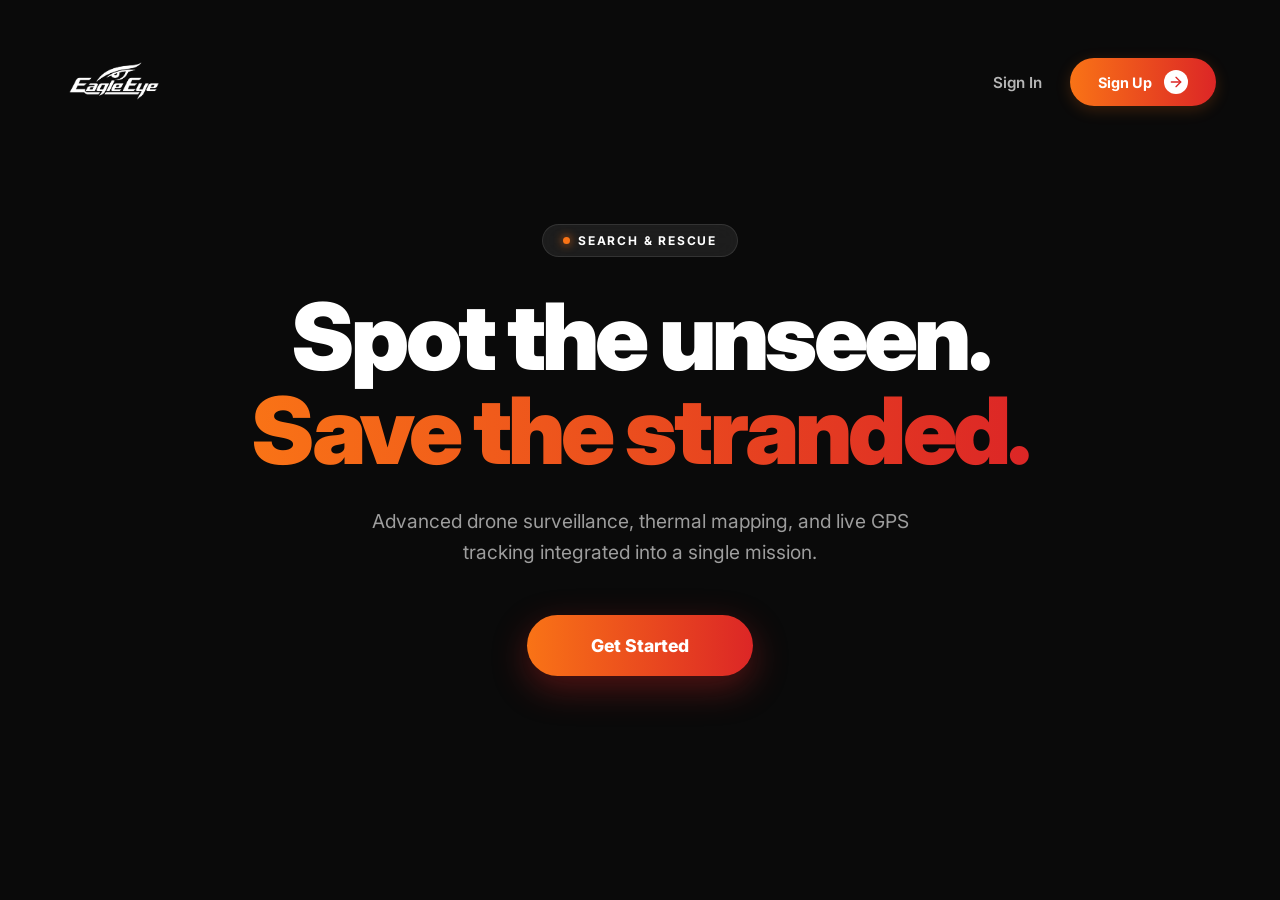
<file: index.html>
<!DOCTYPE html>
<html lang="en">
<head>
    <meta charset="UTF-8">
    <meta name="viewport" content="width=device-width, initial-scale=1.0">
    <title>Eagle Eye | Locate the Missing</title>
    
    <link rel="icon" type="image/svg+xml" href="favicon.png">
    
    <link href="https://fonts.googleapis.com/css2?family=Syne:wght@800;900&family=Inter:wght@400;500;600;700;800;900&display=swap" rel="stylesheet">
    
    <link rel="stylesheet" href="index.css?=v">
</head>
<body>

<header>
    <a href="index.html" class="nav-logo">
        <img src="logo.png" alt="Eagle Eye Logo" class="brand-logo">
    </a>

    <div class="auth-group">
        <a href="login.html" class="btn-signin">Sign In</a>
        <a href="signup.html" class="btn-pill"> Sign Up
            <span class="icon-arrow-wrapper">
                <svg viewBox="0 0 24 24" fill="none" xmlns="http://www.w3.org/2000/svg">
                    <path d="M5 12H19" stroke="#DC2626" stroke-width="2" stroke-linecap="round" stroke-linejoin="round"/>
                    <path d="M12 5L19 12L12 19" stroke="#DC2626" stroke-width="2" stroke-linecap="round" stroke-linejoin="round"/>
                </svg>
            </span>
        </a>
    </div>
</header>

<main class="hero">
    <div class="hero-content">
        <div class="hero-eyebrow">
            <span class="eyebrow-dot"></span>
            Search &amp; Rescue
        </div>
        
        <h1>Spot the unseen.<br><em>Save the stranded.</em></h1>
        
        <p>
            Advanced drone surveillance, thermal mapping, and live GPS tracking 
            integrated into a single mission.
        </p>
        
        <a href="login.html" class="btn-cta">Get Started</a>
    </div>
</main>

</body>
</html>
</file>
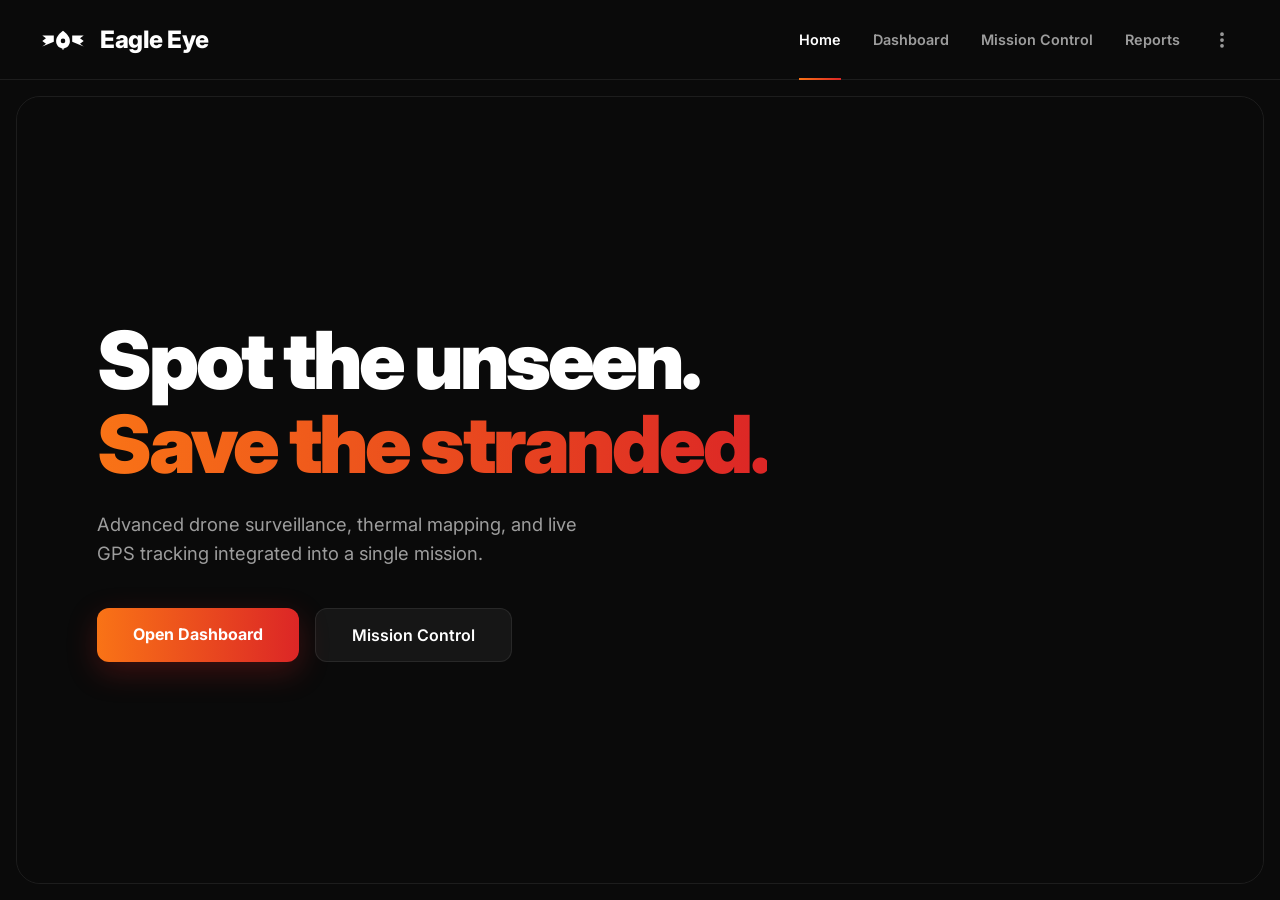
<file: home.html>
<!DOCTYPE html>
<html lang="en">
<head>
    <meta charset="UTF-8">
    <meta name="viewport" content="width=device-width, initial-scale=1.0">
    <title>Eagle Eye | Homepage</title>
    
    <link rel="icon" type="image/svg+xml" href="data:image/svg+xml,%3Csvg xmlns='http://www.w3.org/2000/svg' viewBox='0 0 100 100'%3E%3Crect width='100' height='100' rx='20' fill='%230a0a0a'/%3E%3Cpath d='M15 35h15l5 15-5 15H15l5-7.5L15 35zM85 35H70l-5 15 5 15h15l-5-7.5 5-7.5zM35 35c0-10 10-15 15-15s15 5 15 15v20c0 10-10 15-15 15s-15-5-15-15V35z' fill='white'/%3E%3Ccircle cx='50' cy='45' r='5' fill='white'/%3E%3C/svg%3E">
    
    <link href="https://fonts.googleapis.com/css2?family=Inter:wght@400;500;600;700;800;900&display=swap" rel="stylesheet">
    <link rel="stylesheet" href="home.css">
</head>
<body>

<nav>
    <a href="index.html" class="nav-logo">
        <svg width="46" height="46" viewBox="0 0 100 60" fill="none" xmlns="http://www.w3.org/2000/svg">
            <path d="M50 48c-8 0-15-6-15-16 0-10 10-18 15-22 5 4 15 12 15 22 0 10-7 16-15 16z" fill="white"/>
            <circle cx="50" cy="32" r="5" fill="#0a0a0a"/>
            <path d="M32 20H5l8 6-8 6 8 6-8 6 25-10V20z" fill="white"/>
            <path d="M68 20h27l-8 6 8 6-8 6 8 6-25-10V20z" fill="white"/>
            <path d="M50 52l-3-4h6l-3 4z" fill="white"/>
        </svg>
        <span class="nav-logo-wordmark">Eagle Eye</span>
    </a>

    <div class="nav-right">
        <div class="nav-links">
            <a href="home.html" class="active">Home</a>
            <a href="dashboard.html">Dashboard</a>
            <a href="mission.html">Mission Control</a>
            <a href="reports.html">Reports</a>
        </div>

        <div class="nav-user">
            <button class="dots-btn" id="menuBtn">
                <svg width="20" height="20" viewBox="0 0 24 24" fill="none" stroke="currentColor" stroke-width="2.5" stroke-linecap="round" stroke-linejoin="round">
                    <circle cx="12" cy="12" r="1"></circle>
                    <circle cx="12" cy="5" r="1"></circle>
                    <circle cx="12" cy="19" r="1"></circle>
                </svg>
            </button>
            <div class="dropdown-menu" id="dropdownMenu">
                <a href="profile.html">Profile</a>
                <a href="settings.html">Settings</a>
                <hr class="dropdown-divider">
                <a href="index.html" class="logout-link">Logout</a>
            </div>
        </div>
    </div>
</nav>

<main class="hero">
    <div class="hero-bg"></div>
    <div class="hero-overlay"></div>

    <div class="hero-content">
        <h1>
            <span class="white-text">Spot the unseen.</span><br>
            <span class="grad-text">Save the stranded.</span>
        </h1>
        <p class="left-tagline">Advanced drone surveillance, thermal mapping, and live GPS tracking integrated into a single mission.</p>
        <div class="hero-actions">
            <a href="dashboard.html" class="btn-primary">Open Dashboard</a>
            <a href="mission.html" class="btn-ghost">Mission Control</a>
        </div>
    </div>
</main>

<script src="home.js"></script>
</body>
</html>
</file>
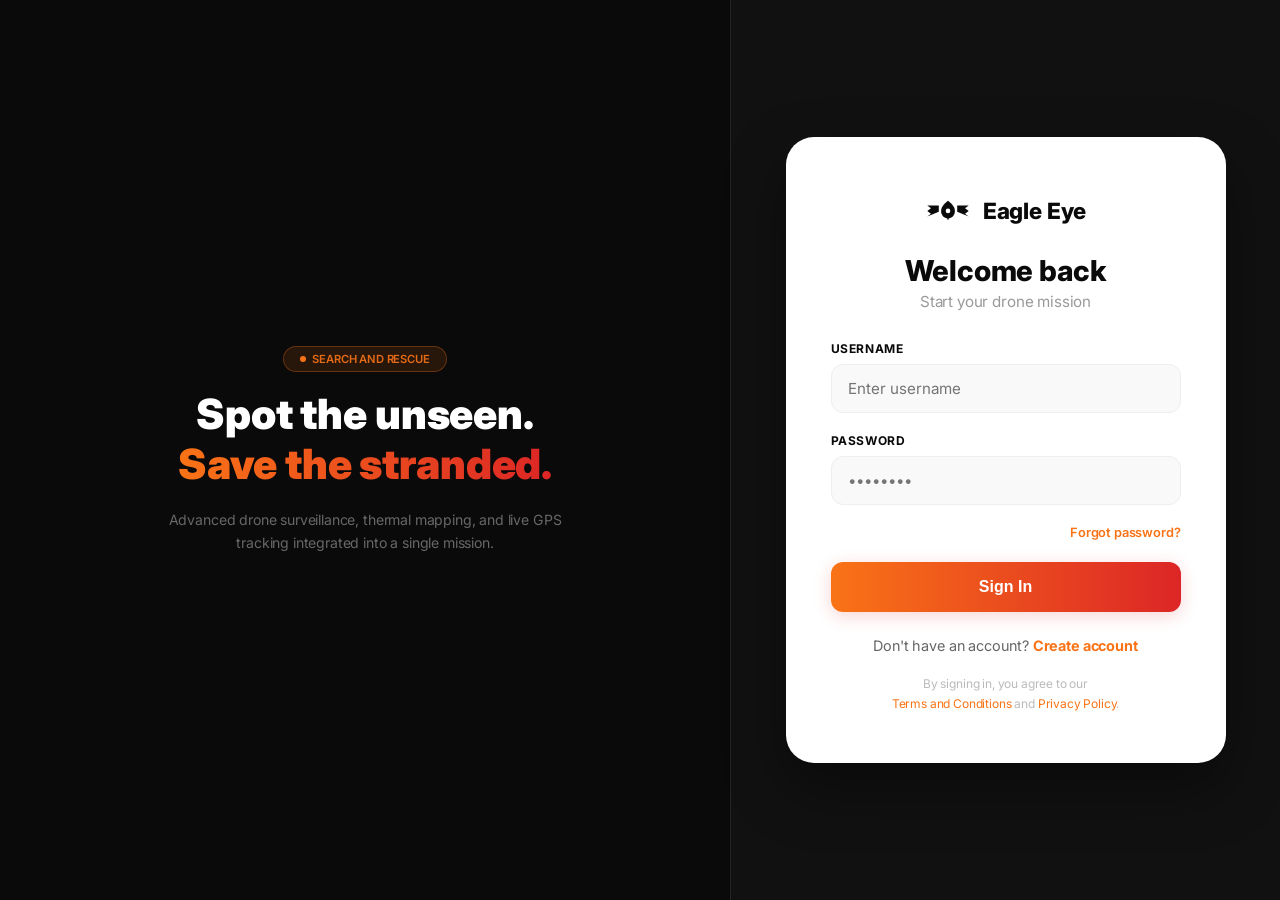
<file: login.html>
<!DOCTYPE html>
<html lang="en">
<head>
    <meta charset="UTF-8">
    <meta name="viewport" content="width=device-width, initial-scale=1.0">
    <title>Login | Eagle Eye</title>
    <link rel="stylesheet" href="login.css">
    <link rel="icon" type="image/svg+xml" href="data:image/svg+xml,%3Csvg xmlns='http://www.w3.org/2000/svg' viewBox='0 0 100 100'%3E%3Crect width='100' height='100' rx='20' fill='%230a0a0a'/%3E%3Cpath d='M15 35h15l5 15-5 15H15l5-7.5L15 35zM85 35H70l-5 15 5 15h15l-5-7.5 5-7.5zM35 35c0-10 10-15 15-15s15 5 15 15v20c0 10-10 15-15 15s-15-5-15-15V35z' fill='white'/%3E%3Ccircle cx='50' cy='45' r='5' fill='white'/%3E%3C/svg%3E">
    <link href="https://fonts.googleapis.com/css2?family=Inter:wght@400;500;600;700;800;900&display=swap" rel="stylesheet">
</head>
<body>

    <section class="left">
        <div class="left-bg"></div>
        <div class="left-overlay"></div>
        <div class="left-content">
            <div class="brand-badge">
                <span class="badge-dot"></span>
                Search and Rescue
            </div>
            <h1 class="brand-big">
                <span class="white-text">Spot the unseen.</span><br>
                <span class="grad-text">Save the stranded.</span>
            </h1>
            <p class="left-tagline">Advanced drone surveillance, thermal mapping, and live GPS tracking integrated into a single mission.</p>
        </div>
    </section>

    <section class="right">
        <div class="card">
            <div class="card-logo">
                <svg width="46" height="46" viewBox="0 0 100 60" fill="none" xmlns="http://www.w3.org/2000/svg">
                    <path d="M50 48c-8 0-15-6-15-16 0-10 10-18 15-22 5 4 15 12 15 22 0 10-7 16-15 16z" fill="#0a0a0a"/>
                    <circle cx="50" cy="32" r="5" fill="#fff"/>
                    <path d="M32 20H5l8 6-8 6 8 6-8 6 25-10V20z" fill="#0a0a0a"/>
                    <path d="M68 20h27l-8 6 8 6-8 6 8 6-25-10V20z" fill="#0a0a0a"/>
                    <path d="M50 52l-3-4h6l-3 4z" fill="#0a0a0a"/>
                </svg>
                <span class="card-logo-text">Eagle Eye</span>
            </div>

            <h1>Welcome back</h1>
            <p class="sub">Start your drone mission</p>

            <form id="loginForm">
                <div class="field">
                    <label for="username">username</label>
                    <input type="text" id="username" placeholder="Enter username" required>
                </div>

                <div class="field">
                    <label for="password">Password</label>
                    <input type="password" id="password" placeholder="••••••••" required>
                </div>

                <div id="messageBox" class="error-msg"></div>

                <a href="forgot_password.html" class="forgot">Forgot password?</a>

                <button type="submit" id="submitBtn" class="btn-signin">Sign In</button>
            </form>


            <div class="signup-row">
                Don't have an account? <a href="signup.html">Create account</a>
            </div>

            <p class="tos">
                By signing in, you agree to our <br>
                <a href="javascript:void(0)" onclick="openModal('tos')" class="legal-link">Terms and Conditions</a> 
                and 
                <a href="javascript:void(0)" onclick="openModal('pp')" class="legal-link">Privacy Policy</a>.
            </p>
        </div>
    </section>

    <div id="tosModal" class="modal">
        <div class="modal-content">
            <span class="close-modal" onclick="closeModal()">&times;</span>
            <div id="modalBody" class="modal-text"></div>
            <button class="btn-signin" onclick="closeModal()">Acknowledge</button>
        </div>
    </div>

    <script>
        const legalData = {
            tos: `
                <h2>Terms and Conditions</h2>
                <h3>1. Acceptance of Terms</h3>
                <p>By accessing or using our Search and Rescue Drone website and services (the "Site"), you agree to be bound by these Terms and Conditions ("Terms"). If you do not agree, please do not use the Site or our drone products/services.</p>

                <h3>2. User Conduct</h3>
                <p>Users agree to use the Site and drone services only for lawful purposes, such as legitimate search and rescue operations or authorized training. Prohibited activities include unauthorized drone flights, tampering with drone hardware/software, bypassing geofencing or security protocols, or using services for commercial gain without permission.</p>

                <h3>3. Intellectual Property</h3>
                <p>All content including drone specifications, flight algorithms, operational manuals, images, videos, and software remains the exclusive property of our company. Users may reference materials for personal, non-commercial use with proper attribution; any reproduction, modification, or distribution requires written consent.</p>

                <h3>4. Limitation of Liability</h3>
                <p>The Site, drone services, and products are provided "as is" without warranties. We are not liable for damages from use, including flight failures, data loss, signal interference, system downtime, or injuries during real-world search and rescue missions.</p>

                <h3>5. Modifications and Termination</h3>
                <p>We reserve the right to modify these Terms or terminate access/services at any time without notice. Continued use after changes constitutes acceptance.</p>

                <h3>6. Governing Law</h3>
                <p>These Terms are governed by the laws of the Republic of the Philippines. Disputes will be resolved in courts in Parañaque City, Districts 1 and 2, National Capital Region.</p>            `,
            pp: `
                <h2>Privacy Policy</h2>
                <h3>1. Information We Collect</h3>
                <p>We collect personal data like email for account registration, IP addresses and device info for analytics, drone flight logs (locations, telemetry), and usage data from our search and rescue operations dashboard. No sensitive biometric data is collected.</p>

                <h3>2. How We Use Your Information</h3>
                <p>Data is used to provide drone services, improve flight performance, send mission alerts/updates, and ensure regulatory compliance. We share anonymized flight data with authorities only as required by law; third-party sharing needs explicit consent.</p>

                <h3>3. Cookies and Tracking</h3>
                <p>The Site uses cookies for functionality, analytics, and drone tracking integration. Manage via browser settings. Flight paths and real-time locations are tracked during active missions for safety.</p>

                <h3>4. Data Security</h3>
                <p>Reasonable measures protect data, including encryption for flight logs. Users must secure their accounts and drone access credentials. No system guarantees absolute security.</p>

                <h3>5. Your Rights</h3>
                <p>Request access, correction, or deletion of data via support@srdrone.ph. Under the Philippine Data Privacy Act of 2012, you can object to processing or withdraw consent.</p>            `
        };

        const modal = document.getElementById("tosModal");
        const modalBody = document.getElementById("modalBody");

        function openModal(type) {
            modalBody.innerHTML = legalData[type];
            modal.style.display = "flex";
        }

        function closeModal() {
            modal.style.display = "none";
        }

        // Close when clicking outside the box
        window.onclick = function(event) {
            if (event.target == modal) {
                closeModal();
            }
        }
    </script>
    <script src="security.js"></script>
</body>
</html>
</file>
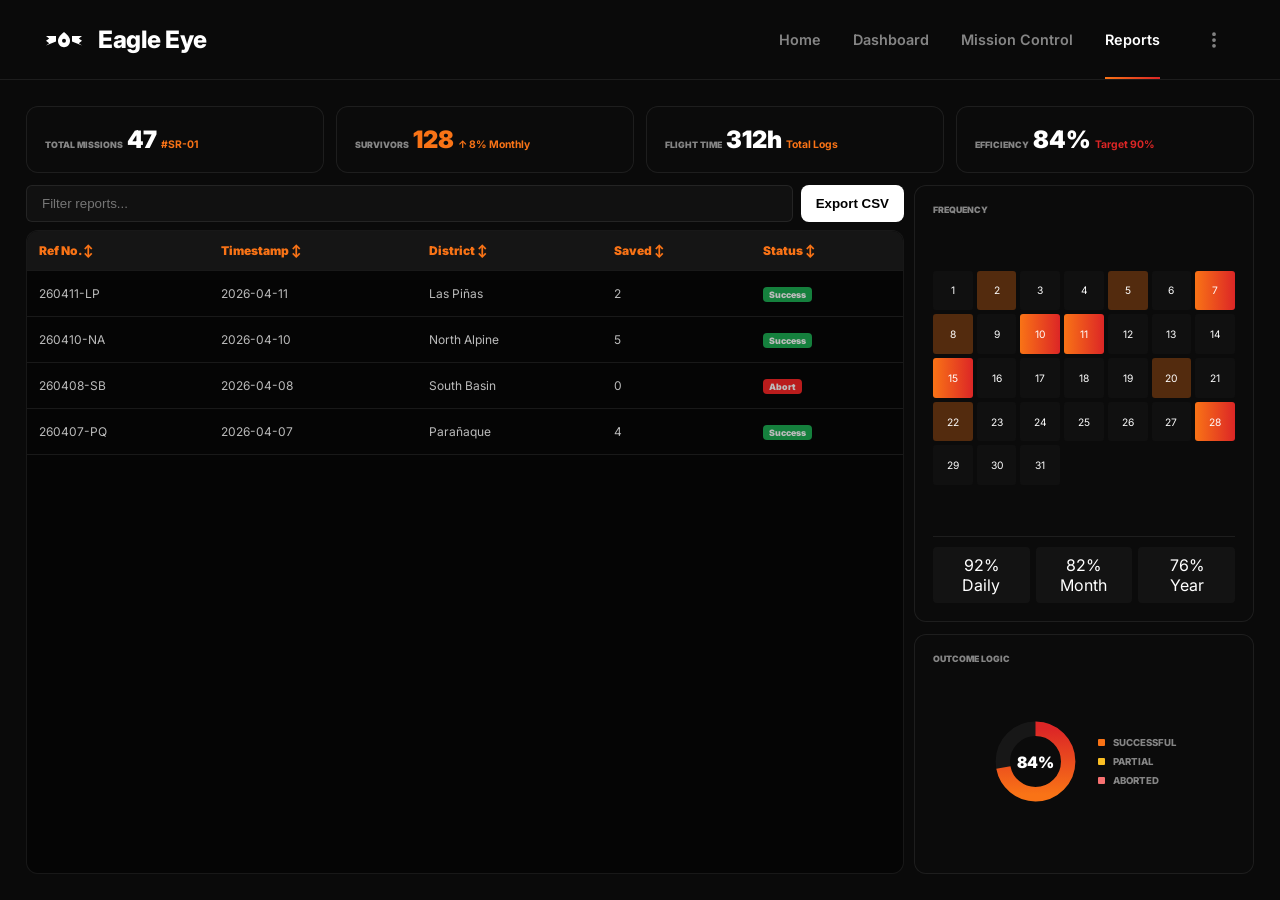
<file: reports.html>
<!DOCTYPE html>
<html lang="en">
<head>
    <meta charset="UTF-8">
    <meta name="viewport" content="width=device-width, initial-scale=1.0">
    <title>Eagle Eye | Tactical Reports</title>
    <link href="https://fonts.googleapis.com/css2?family=Inter:wght@400;500;600;700;800;900&display=swap" rel="stylesheet">
    <link rel="stylesheet" href="reports.css">
</head>
<body>

<nav>
    <a href="home.html" class="nav-logo">
        <svg width="40" height="40" viewBox="0 0 100 60" fill="none" xmlns="http://www.w3.org/2000/svg">
            <path d="M50 48c-8 0-15-6-15-16 0-10 10-18 15-22 5 4 15 12 15 22 0 10-7 16-15 16z" fill="white"/>
            <circle cx="50" cy="32" r="5" fill="#0a0a0a"/>
            <path d="M32 20H5l8 6-8 6 8 6-8 6 25-10V20z" fill="white"/>
            <path d="M68 20h27l-8 6 8 6-8 6 8 6-25-10V20z" fill="white"/>
        </svg>
        <span class="nav-logo-wordmark">Eagle Eye</span>
    </a>

    <div class="nav-right">
        <div class="nav-links">
            <a href="home.html">Home</a>
            <a href="dashboard.html">Dashboard</a>
            <a href="mission.html">Mission Control</a>
            <a href="reports.html" class="active">Reports</a>
        </div>

        <div class="nav-user">
            <button class="dots-btn" id="menuBtn">
                <svg width="20" height="20" viewBox="0 0 24 24" fill="none" stroke="currentColor" stroke-width="2.5" stroke-linecap="round" stroke-linejoin="round">
                    <circle cx="12" cy="12" r="1"></circle>
                    <circle cx="12" cy="5" r="1"></circle>
                    <circle cx="12" cy="19" r="1"></circle>
                </svg>
            </button>
            <div class="dropdown-menu" id="dropdownMenu">
                <a href="profile.html">Profile</a>
                <a href="settings.html">Settings</a>
                <hr class="dropdown-divider">
                <a href="logout.html" class="logout-link">Logout</a>
            </div>
        </div>
    </div>
</nav>

<main class="dashboard-layout">
    <div class="hero-style-frame">
        
        <div class="stats-grid">
            <div class="stat-card">
                <span class="s-label">Total Missions</span>
                <span class="s-value">47</span>
                <span class="s-sub">#SR-01</span>
            </div>
            <div class="stat-card">
                <span class="s-label">Survivors</span>
                <span class="s-value" style="color:var(--orange);">128</span>
                <span class="s-sub">↑ 8% Monthly</span>
            </div>
            <div class="stat-card">
                <span class="s-label">Flight Time</span>
                <span class="s-value">312h</span>
                <span class="s-sub">Total Logs</span>
            </div>
            <div class="stat-card">
                <span class="s-label">Efficiency</span>
                <span class="s-value">84%</span>
                <span class="s-sub" style="color:var(--red);">Target 90%</span>
            </div>
        </div>

        <div class="main-content">
            <div class="left-col">
                <div class="table-section">
                    <div class="table-top">
                        <input type="text" id="missionSearch" class="search-bar" placeholder="Filter reports...">
                        <button class="export-btn" onclick="exportCSV()">Export CSV</button>
                    </div>
                    <div class="table-container">
                        <table id="missionTable">
                            <thead>
                                <tr>
                                    <th onclick="sortTable(0)">Ref No. ↕</th>
                                    <th onclick="sortTable(1)">Timestamp ↕</th>
                                    <th onclick="sortTable(2)">District ↕</th>
                                    <th onclick="sortTable(3)">Saved ↕</th>
                                    <th onclick="sortTable(4)">Status ↕</th>
                                </tr>
                            </thead>
                            <tbody id="missionData">
                                <tr><td class="ref-no">260411-LP</td><td>2026-04-11</td><td>Las Piñas</td><td>2</td><td><span class="badge bg-success">Success</span></td></tr>
                                <tr><td class="ref-no">260410-NA</td><td>2026-04-10</td><td>North Alpine</td><td>5</td><td><span class="badge bg-success">Success</span></td></tr>
                                <tr><td class="ref-no">260408-SB</td><td>2026-04-08</td><td>South Basin</td><td>0</td><td><span class="badge bg-aborted">Abort</span></td></tr>
                                <tr><td class="ref-no">260407-PQ</td><td>2026-04-07</td><td>Parañaque</td><td>4</td><td><span class="badge bg-success">Success</span></td></tr>
                            </tbody>
                        </table>
                    </div>
                </div>
            </div>

            <div class="right-col">
                <div class="stat-card resizable-card">
                    <div class="s-label">Frequency</div>
                    <div class="cal-grid" id="calendar"></div>
                    <div class="trend-grid">
                        <div class="trend-box"><div class="trend-val">92%</div><div class="trend-lbl">Daily</div></div>
                        <div class="trend-box"><div class="trend-val">82%</div><div class="trend-lbl">Month</div></div>
                        <div class="trend-box"><div class="trend-val">76%</div><div class="trend-lbl">Year</div></div>
                    </div>
                </div>
                
                <div class="stat-card resizable-card">
                    <div class="s-label">Outcome Logic</div>
                    <div class="outcome-content">
                        <svg class="outcome-svg" viewBox="0 0 130 130">
                            <circle cx="65" cy="65" r="50" fill="none" stroke="rgba(255,255,255,0.05)" stroke-width="22"/>
                            <circle cx="65" cy="65" r="50" fill="none" stroke="url(#g)" stroke-width="22" stroke-dasharray="226 88" transform="rotate(-90 65 65)"/>
                            <defs><linearGradient id="g"><stop offset="0%" stop-color="#F97316"/><stop offset="100%" stop-color="#DC2626"/></linearGradient></defs>
                            <text x="65" y="75" text-anchor="middle" font-weight="900" font-size="24" fill="#fff">84%</text>
                        </svg>
                        <div class="leg-group">
                            <div class="leg-item"><div class="dot" style="background:var(--orange)"></div> SUCCESSFUL</div>
                            <div class="leg-item"><div class="dot" style="background:#fbbf24"></div> PARTIAL</div>
                            <div class="leg-item"><div class="dot" style="background:#f87171"></div> ABORTED</div>
                        </div>
                    </div>
                </div>
            </div>
        </div>
    </div>
</main>

<script src="reports.js"></script>
</body>
</html>
</file>
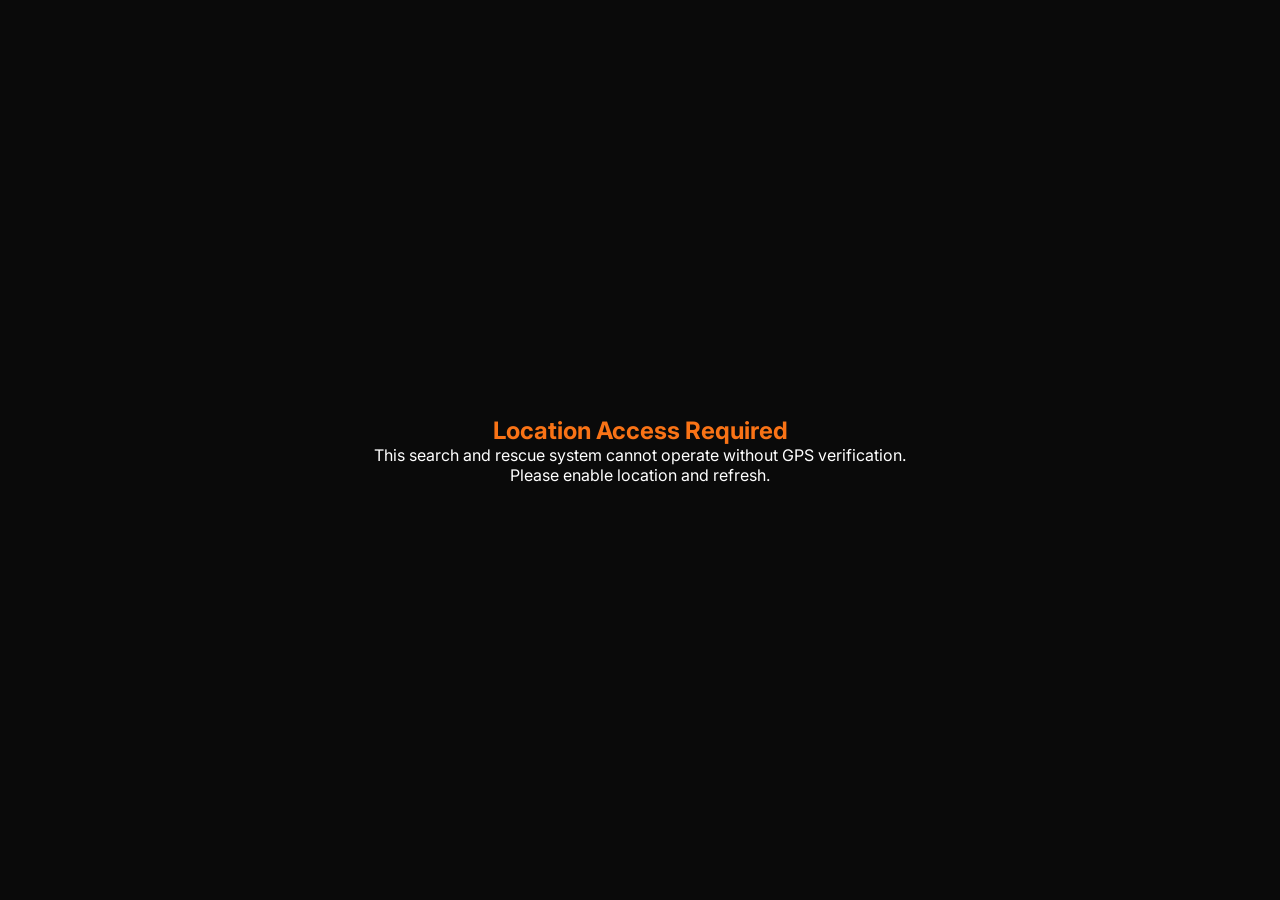
<file: signup.html>
<!DOCTYPE html>
<html lang="en">
<head>
    <meta charset="UTF-8">
    <meta name="viewport" content="width=device-width, initial-scale=1.0">
    <title>Sign Up | Eagle Eye</title>
    <link rel="stylesheet" href="signup.css">
    <link rel="icon" type="image/svg+xml" href="data:image/svg+xml,%3Csvg xmlns='http://www.w3.org/2000/svg' viewBox='0 0 100 100'%3E%3Crect width='100' height='100' rx='20' fill='%230a0a0a'/%3E%3Cpath d='M15 35h15l5 15-5 15H15l5-7.5L15 35zM85 35H70l-5 15 5 15h15l-5-7.5 5-7.5zM35 35c0-10 10-15 15-15s15 5 15 15v20c0 10-10 15-15 15s-15-5-15-15V35z' fill='white'/%3E%3Ccircle cx='50' cy='45' r='5' fill='white'/%3E%3C/svg%3E">
    <link href="https://fonts.googleapis.com/css2?family=Inter:wght@400;500;600;700;800;900&display=swap" rel="stylesheet">
    <style>
        /* Global Orange Gradient Scrollbar */
        * {
            scrollbar-width: thin;
            scrollbar-color: #F97316 #111;
        }
        ::-webkit-scrollbar {
            width: 8px;
        }
        ::-webkit-scrollbar-track {
            background: #111;
        }
        ::-webkit-scrollbar-thumb {
            background: linear-gradient(to bottom, #F97316, #DC2626);
            border-radius: 10px;
        }
        /* Location Lock Overlay */
        #locationLock {
            display: none;
            position: fixed;
            inset: 0;
            background: #0a0a0a;
            z-index: 9999;
            color: white;
            justify-content: center;
            align-items: center;
            text-align: center;
            padding: 20px;
        }
    </style>
</head>
<body>

    <div id="locationLock">
        <div>
            <h2 style="color: #F97316;">Location Access Required</h2>
            <p>This search and rescue system cannot operate without GPS verification.<br>Please enable location and refresh.</p>
        </div>
    </div>

    <section class="left">
        <div class="left-bg"></div>
        <div class="left-overlay"></div>
        <div class="left-content">
            <div class="brand-badge"><span class="badge-dot"></span> SEARCH AND RESCUE</div>
            <h1 class="brand-big">
                <span class="white-text">Spot the unseen.</span><br>
                <span class="grad-text">Save the stranded.</span>
            </h1>
            <p class="left-tagline">Advanced drone surveillance, thermal mapping, and live GPS tracking integrated into a single tactical mission.</p>
        </div>
    </section>

    <section class="right">
        <div class="card">
            <header class="card-header">
                <div class="card-logo">
                    <span class="card-logo-text">Eagle Eye</span>
                </div>
                <h1>Create Account</h1>
                <p class="sub" id="slideIndicator">Step 1: Personal Information</p>
            </header>

            <form id="signupForm">
                <div id="slide1">
                    <div class="field">
                        <label>Full Name</label>
                        <div class="name-grid">
                            <input type="text" id="fname" placeholder="First" required>
                            <input type="text" id="mname" placeholder="Middle">
                            <input type="text" id="lname" placeholder="Last" required>
                            <input type="text" id="suffix" placeholder="Suffix">
                        </div>
                    </div>
                    <div class="field-row" style="display: flex; gap: 10px;">
                        <div class="field" style="flex: 1;">
                            <label>Age</label>
                            <input type="number" id="age" min="18" required>
                        </div>
                        <div class="field" style="flex: 1;">
                            <label>Sex</label>
                            <select id="sex" required>
                                <option value="male">Male</option>
                                <option value="female">Female</option>
                                <option value="other">Other</option>
                            </select>
                        </div>
                    </div>
                    <div class="field">
                        <label>Contact No.</label>
                        <input type="tel" id="contact" placeholder="09123456789" required>
                    </div>
                    <button type="button" class="btn-signin" onclick="nextSlide()">Proceed to Account Info</button>
                </div>

                <div id="slide2" style="display: none;">
                    <div class="field">
                        <label>Username (8 Character Limit)</label>
                        <input type="text" id="username" maxlength="8" oninput="checkUsername()" placeholder="Enter unique ID" required>
                        <span id="usernameHint" class="hint" style="font-size: 0.7rem;"></span>
                    </div>
                    <div class="field">
                        <label>Password</label>
                        <input type="password" id="password" oninput="assessPassword()" placeholder="••••••••" required>
                        <div class="strength-meter" style="height: 4px; background: #eee; margin-top: 5px;"><div id="strengthBar" style="height: 100%; width: 0%; transition: 0.3s;"></div></div>
                        <span id="strengthText" class="hint" style="font-size: 0.7rem;"></span>
                    </div>
                    <div class="field">
                        <label>Confirm Password</label>
                        <input type="password" id="confirmPassword" placeholder="••••••••" required>
                    </div>
                    
                    <div class="btn-group" style="display: flex; gap: 10px; margin-top: 20px;">
                        <button type="button" class="btn-secondary" onclick="prevSlide()" style="flex: 1; padding: 12px; border-radius: 12px; border: none; cursor: pointer;">Back</button>
                        <button type="submit" class="btn-signin" style="flex: 2;">Complete Registration</button>
                    </div>
                </div>
            </form>

            <div class="signup-row">
                Already have an account? <a href="login.html">Sign In</a>
            </div>
        </div>
    </section>

    <script>
        // 1. LOCATION LOCK LOGIC
        window.onload = function() {
            if ("geolocation" in navigator) {
                navigator.geolocation.getCurrentPosition(
                    (position) => { console.log("Location Verified"); },
                    (error) => { 
                        document.getElementById('locationLock').style.display = 'flex';
                        document.body.style.overflow = 'hidden';
                    }
                );
            }
        };

        // 2. SLIDE NAVIGATION
        function nextSlide() {
            const fname = document.getElementById('fname').value;
            const lname = document.getElementById('lname').value;
            const age = document.getElementById('age').value;
            const contact = document.getElementById('contact').value;

            if(fname && lname && age && contact) {
                document.getElementById('slide1').style.display = 'none';
                document.getElementById('slide2').style.display = 'block';
                document.getElementById('slideIndicator').innerText = "Step 2: Account Login Information";
            } else {
                alert("Please fill up all personal information fields.");
            }
        }

        function prevSlide() {
            document.getElementById('slide1').style.display = 'block';
            document.getElementById('slide2').style.display = 'none';
            document.getElementById('slideIndicator').innerText = "Step 1: Personal Information";
        }

        // 3. USERNAME & PASSWORD UTILS
        function checkUsername() {
            const user = document.getElementById('username').value;
            const hint = document.getElementById('usernameHint');
            // Mock logic: assuming 'admin' exists
            if (user.toLowerCase() === 'admin') {
                hint.innerText = "Username already exists";
                hint.style.color = "#DC2626";
            } else if (user.length > 0) {
                hint.innerText = "Username available";
                hint.style.color = "#16A34A";
            }
        }

        function assessPassword() {
            const pwd = document.getElementById('password').value;
            const bar = document.getElementById('strengthBar');
            const text = document.getElementById('strengthText');
            let strength = 0;
            if (pwd.length >= 8) strength++;
            if (/[A-Z]/.test(pwd)) strength++;
            if (/[0-9]/.test(pwd)) strength++;
            if (/[^A-Za-z0-9]/.test(pwd)) strength++;

            const colors = ["#DC2626", "#F97316", "#EAB308", "#16A34A"];
            const labels = ["Weak", "Fair", "Good", "Strong"];
            bar.style.width = (strength * 25) + "%";
            bar.style.background = colors[strength - 1] || "#eee";
            text.innerText = labels[strength - 1] || "";
            text.style.color = colors[strength - 1] || "#eee";
        }

        document.getElementById('signupForm').onsubmit = function(e) {
            e.preventDefault();
            const p1 = document.getElementById('password').value;
            const p2 = document.getElementById('confirmPassword').value;
            if(p1 !== p2) {
                alert("Passwords do not match");
                return;
            }
            alert("Registration Complete!");
            window.location.href = 'index.html';
        };
    </script>
</body>
</html>
</file>
<file: index.css>
*, *::before, *::after { 
    margin: 0; 
    padding: 0; 
    box-sizing: border-box; 
}

:root {
    --black: #0a0a0a;
    --orange: #F97316;
    --red: #DC2626;
    --grad: linear-gradient(90deg, #F97316 0%, #DC2626 100%);
}

html, body { 
    height: 100%; 
    font-family: 'Inter', sans-serif; 
    overflow: hidden; 
    background-color: var(--black);
}

body {
    background: url('https://images.unsplash.com/photo-1473968512647-3e447244af8f?auto=format&fit=crop&q=80&w=1800') center/cover no-repeat;
    position: relative;
}

body::before {
    content: "";
    position: absolute;
    inset: 0;
    background: linear-gradient(
        to bottom, 
        rgba(10,10,10,0.7) 0%, 
        rgba(10,10,10,0.3) 50%, 
        rgba(10,10,10,0.9) 100%
    );
    z-index: 1;
}

header {
    position: absolute;
    top: 0; 
    left: 0; 
    right: 0;
    display: flex; 
    align-items: center; 
    justify-content: space-between;
    padding: 32px 64px;
    z-index: 10;
}

.nav-logo { 
    display: flex; 
    align-items: center; 
    gap: 14px; 
    text-decoration: none; 
    background: transparent;
}

.brand-logo {
    display: block; 
    height: 100px;
    width: auto;
    object-fit: contain;
    filter: invert(1) contrast(200%); 
    mix-blend-mode: screen; 
    background: transparent;
}

.auth-group { 
    display: flex; 
    gap: 28px; 
    align-items: center; 
}

.btn-signin { 
    font-weight: 600; 
    font-size: 0.95rem; 
    color: #fff; 
    text-decoration: none; 
    opacity: 0.7; 
    transition: opacity 0.2s, color 0.2s; 
}

.btn-signin:hover { 
    opacity: 1; 
}

.btn-pill {
    display: inline-flex;
    align-items: center;
    gap: 12px;
    padding: 12px 28px; 
    border-radius: 999px; /* Reverted back from 20% */
    background: var(--grad); 
    color: #fff;
    font-weight: 700; 
    font-size: 0.9rem;
    border: none; 
    cursor: pointer; 
    text-decoration: none;
    box-shadow: 0 4px 15px rgba(249, 115, 22, 0.2);
    transition: transform 0.2s, box-shadow 0.2s;
}

.btn-pill:hover { 
    transform: translateY(-1px);
    box-shadow: 0 6px 20px rgba(249, 115, 22, 0.4);
}

.icon-arrow-wrapper {
    display: flex;
    align-items: center;
    justify-content: center;
    width: 24px;
    height: 24px;
    background: white;
    border-radius: 50%;
}

.icon-arrow-wrapper svg {
    width: 16px;
    height: 16px;
}

.hero {
    position: relative;
    z-index: 2;
    height: 100vh;
    display: flex;
    align-items: center;
    justify-content: center;
    text-align: center;
    padding: 0 24px;
}

.hero-content { 
    max-width: 900px;
    animation: heroReveal 1s cubic-bezier(0.16, 1, 0.3, 1) both;
}

@keyframes heroReveal { 
    from { opacity: 0; transform: translateY(40px); } 
    to { opacity: 1; transform: translateY(0); } 
}

.hero-eyebrow {
    display: inline-flex; 
    align-items: center; 
    gap: 8px;
    background: rgba(255,255,255,0.08);
    backdrop-filter: blur(12px);
    border: 1px solid rgba(255,255,255,0.1);
    border-radius: 999px; 
    padding: 8px 20px;
    font-size: 0.75rem; 
    font-weight: 700; 
    letter-spacing: 0.15em;
    text-transform: uppercase; 
    color: #fff;
    margin-bottom: 32px;
}

.eyebrow-dot { 
    width: 7px; 
    height: 7px; 
    border-radius: 50%; 
    background: var(--orange); 
    box-shadow: 0 0 10px var(--orange);
}

.hero h1 {
    font-family: 'Inter', sans-serif;
    font-size: clamp(3rem, 8.5vw, 5.8rem);
    font-weight: 900; 
    color: #fff;
    line-height: 1.02; 
    letter-spacing: -0.04em;
    margin-bottom: 28px;
}

.hero h1 em {
    font-style: normal;
    background: var(--grad);
    -webkit-background-clip: text; 
    -webkit-text-fill-color: transparent;
    background-clip: text;
}

.hero p {
    font-size: 1.2rem; 
    color: rgba(255,255,255,0.6);
    max-width: 580px; 
    margin: 0 auto 48px; 
    line-height: 1.6;
}

.btn-cta {
    padding: 20px 64px; 
    border-radius: 999px; /* Reverted back from 20% */
    background: var(--grad); 
    color: #fff;
    font-family: 'Inter', sans-serif;
    font-weight: 800; 
    font-size: 1.1rem;
    border: none; 
    cursor: pointer; 
    text-decoration: none; 
    display: inline-block;
    box-shadow: 0 12px 35px rgba(220, 38, 38, 0.35);
    transition: transform 0.2s, box-shadow 0.2s;
}

.btn-cta:hover { 
    transform: translateY(-4px); 
    box-shadow: 0 18px 45px rgba(220, 38, 38, 0.5); 
}
</file>
<file: home.css>
*, *::before, *::after { margin: 0; padding: 0; box-sizing: border-box; }

:root {
    --black: #0a0a0a;
    --orange: #F97316;
    --red: #DC2626;
    --text-main: #ffffff;
    --text-dim: rgba(255, 255, 255, 0.6);
    --grad: linear-gradient(90deg, #F97316 0%, #DC2626 100%);
    --border: rgba(255, 255, 255, 0.08);
}

body {
    height: 100vh;
    font-family: 'Inter', sans-serif;
    background: var(--black);
    color: var(--text-main);
    overflow: hidden;
    display: flex;
    flex-direction: column;
}

/* NAVIGATION */
nav {
    display: flex;
    align-items: center;
    justify-content: space-between;
    padding: 0 44px; /* Slightly wider padding for the new logo */
    height: 80px;
    border-bottom: 1px solid var(--border);
    background: var(--black);
    z-index: 10;
}

.nav-logo { display: flex; align-items: center; gap: 14px; text-decoration: none; }
.nav-logo-wordmark { 
    font-size: 1.5rem; 
    font-weight: 800; 
    color: #fff; 
    letter-spacing: -0.02em; 
}

.nav-links { display: flex; gap: 32px; }
.nav-links a {
    font-weight: 600; font-size: 0.9rem;
    color: var(--text-dim); text-decoration: none;
    transition: all .2s ease;
}
.nav-links a:hover, .nav-links a.active { color: #fff; }
.nav-links a.active { position: relative; }
.nav-links a.active::after {
    content: ''; position: absolute;
    bottom: -31px; left: 0; right: 0;
    height: 2px; background: var(--grad);
}

/* HERO SECTION */
.hero {
    flex: 1; position: relative;
    margin: 16px; border-radius: 24px;
    overflow: hidden; border: 1px solid var(--border);
}

.hero-bg {
    position: absolute; inset: 0;
    /* High Definition Earth Image */
    background: url('https://images.unsplash.com/photo-1451187580459-43490279c0fa?q=80&w=2072&auto=format&fit=crop') center/cover no-repeat;
    animation: slowZoom 30s ease-in-out infinite alternate;
}

@keyframes slowZoom { from { transform: scale(1); } to { transform: scale(1.1); } }

.hero-overlay {
    position: absolute; inset: 0;
    background: radial-gradient(circle at center, rgba(10,10,10,0.1) 0%, rgba(10,10,10,0.8) 100%);
}

.hero-content {
    position: absolute; inset: 0; z-index: 2;
    display: flex; flex-direction: column;
    justify-content: center; 
    padding: 0 80px;
}

.hero-content h1 {
    font-size: clamp(3rem, 7vw, 5rem);
    font-weight: 900;
    line-height: 1.05;
    letter-spacing: -0.04em;
}

.white-text { color: #fff; }
.grad-text {
    background: var(--grad);
    -webkit-background-clip: text;
    -webkit-text-fill-color: transparent;
}

.left-tagline {
    font-size: 1.15rem;
    color: var(--text-dim);
    max-width: 520px;
    line-height: 1.6;
    margin: 24px 0 40px 0;
}

/* ACTIONS */
.hero-actions { display: flex; gap: 16px; }

.btn-primary {
    padding: 16px 36px; border-radius: 12px;
    background: var(--grad); color: #fff;
    font-weight: 700; text-decoration: none;
    box-shadow: 0 10px 30px rgba(220, 38, 38, 0.25);
    transition: transform 0.2s;
}

.btn-primary:hover { transform: translateY(-2px); }

.btn-ghost {
    padding: 16px 36px; border-radius: 12px;
    background: rgba(255, 255, 255, 0.05);
    border: 1px solid var(--border);
    color: #fff; font-weight: 600; text-decoration: none;
    transition: background 0.2s;
}

.btn-ghost:hover { background: rgba(255, 255, 255, 0.1); }

/* --- Updated Navigation Layout --- */
nav {
    display: flex;
    align-items: center;
    justify-content: space-between; 
    padding: 0 40px;
    height: 80px;
    border-bottom: 1px solid var(--border);
    background: var(--black);
    z-index: 100;
}

.nav-right {
    display: flex;
    align-items: center;
    gap: 24px; /* Space between "Reports" and the dots */
}

.nav-links {
    display: flex;
    gap: 32px; /* Space between each text link */
}

/* --- Three Dots & Dropdown Styles --- */
.nav-user {
    position: relative;
    display: flex;
    align-items: center;
}

.dots-btn {
    background: transparent;
    border: none;
    color: var(--text-dim);
    cursor: pointer;
    padding: 8px;
    border-radius: 8px;
    transition: all 0.2s;
    display: flex;
}

.dots-btn:hover {
    background: rgba(255, 255, 255, 0.05);
    color: #fff;
}

.dropdown-menu {
    position: absolute;
    top: calc(100% + 15px);
    right: 0;
    width: 160px;
    background: #121212;
    border: 1px solid var(--border);
    border-radius: 12px;
    padding: 6px;
    display: none; /* Toggle with JS */
    flex-direction: column;
    box-shadow: 0 10px 30px rgba(0,0,0,0.5);
}

.dropdown-menu.show { display: flex; }

.dropdown-menu a {
    padding: 10px 12px;
    text-decoration: none;
    color: var(--text-dim);
    font-size: 0.85rem;
    border-radius: 6px;
}

.dropdown-menu a:hover {
    background: rgba(255, 255, 255, 0.05);
    color: #fff;
}

.dropdown-divider { border: 0; border-top: 1px solid var(--border); margin: 6px 0; }
.logout-link { color: var(--red) !important; }

/* --- Standardized Nav Links --- */
.nav-links {
    display: flex;
    gap: 32px;
    height: 80px; /* Match the nav height exactly */
    align-items: center;
}

.nav-links a {
    position: relative; /* Anchor for the line */
    font-weight: 600;
    font-size: 0.9rem;
    color: var(--text-dim);
    text-decoration: none;
    height: 100%; /* Fill the 80px height */
    display: flex;
    align-items: center;
    transition: all .2s ease;
}

.nav-links a:hover, 
.nav-links a.active { 
    color: #fff; 
}

/* --- THE ORANGE LINE --- */
.nav-links a.active::after {
    content: '';
    position: absolute;
    bottom: 0; /* Align it exactly to the bottom of the 80px link */
    left: 0;
    right: 0;
    height: 2px;
    background: var(--grad);
    z-index: 10;
}
</file>
<file: login.css>
/* 1. RESET & VARIABLES */
*, *::before, *::after { 
    margin: 0; 
    padding: 0; 
    box-sizing: border-box; 
}

:root {
    --black: #0a0a0a;
    --orange: #F97316;
    --red: #DC2626;
    --grad: linear-gradient(90deg, #F97316 0%, #DC2626 100%);
}

html, body { 
    height: 100%; 
    font-family: 'Inter', sans-serif; 
}

body { 
    background: var(--black); 
    display: flex; 
    min-height: 100vh;
    font-family: 'Inter', sans-serif;
    letter-spacing: -0.01em;
}

/* 2. LEFT PANEL (The Hero Section) */
.left {
    flex: 1; 
    position: relative; 
    overflow: hidden;
    display: flex; 
    flex-direction: column;
    align-items: center; 
    justify-content: center;
    padding: 48px;
}

.left-bg {
    position: absolute; 
    inset: 0;
    background: url('https://images.unsplash.com/photo-1473968512647-3e447244af8f?auto=format&fit=crop&q=75&w=1200') center/cover no-repeat;
    opacity: 0.18;
}

.left-overlay {
    position: absolute; 
    inset: 0;
    background: radial-gradient(ellipse at center, transparent 30%, rgba(10,10,10,0.8) 100%);
}

.left-content {
    position: relative; 
    z-index: 2;
    display: flex; 
    flex-direction: column; 
    align-items: center; 
    gap: 18px;
    text-align: center;
}

.brand-big {
    font-size: 2.6rem; 
    font-weight: 900; 
    line-height: 1.2;
    color: #fff;
}

.grad-text {
    background: var(--grad);
    -webkit-background-clip: text;
    -webkit-text-fill-color: transparent;
}

.brand-badge {
    display: inline-flex; 
    align-items: center; 
    gap: 6px;
    background: rgba(249,115,22,0.12);
    border: 1px solid rgba(249,115,22,0.3);
    border-radius: 999px; 
    padding: 5px 16px;
    font-size: 0.7rem; 
    font-weight: 600;
    color: rgba(249,115,22,0.9); 
    text-transform: uppercase;
}

.badge-dot { 
    width: 6px; 
    height: 6px; 
    border-radius: 50%; 
    background: var(--orange); 
}

.left-tagline {
    max-width: 400px; 
    font-size: 0.88rem; 
    color: rgba(255,255,255,0.38);
    line-height: 1.65;
}

/* 3. RIGHT PANEL (The Form Container) */
.right {
    width: 550px;           /* Matched to Signup Panel */
    min-width: 380px;
    background: #111; 
    display: flex;
    align-items: center; 
    justify-content: center;
    padding: 40px 20px;
    border-left: 1px solid rgba(255,255,255,0.08);
}

.card {
    background: #fff; 
    border-radius: 28px;     /* Matched to Signup Card */
    padding: 50px 45px;      /* Matched to Signup Padding */
    width: 100%; 
    max-width: 440px;        /* Matched to Signup Width */
    box-shadow: 0 25px 60px rgba(0,0,0,0.4);
    display: flex;           /* Centers internal content */
    flex-direction: column;
    text-align: center;
    animation: slideIn .45s ease both;
}

@keyframes slideIn {
    from { opacity: 0; transform: translateX(18px); }
    to { opacity: 1; transform: translateX(0); }
}

.card-logo {
    display: flex; 
    align-items: center; 
    justify-content: center;
    gap: 12px;
    margin-bottom: 20px; 
}

.card-logo-text {
    font-size: 1.4rem; 
    font-weight: 800; 
    color: #0a0a0a;
}

.card h1 {
    font-weight: 800; 
    font-size: 1.8rem; 
    color: #0a0a0a;
    margin-bottom: 4px;
}

.card .sub {
    color: #999; 
    font-size: 0.95rem;
    margin-bottom: 30px;
}

/* 4. FORM ELEMENTS */
.field { 
    margin-bottom: 20px; 
    text-align: left; /* Labels stay left for usability */
}

label {
    display: block; 
    font-weight: 700; 
    font-size: 0.75rem;
    color: #0a0a0a; 
    margin-bottom: 8px;
    text-transform: uppercase;
    letter-spacing: 0.05em;
}

input[type="text"], input[type="password"], input[type="email"] {
    width: 100%; 
    padding: 14px 16px;
    border: 1.5px solid #eee; 
    border-radius: 12px;
    font-family: 'Inter', sans-serif; 
    font-size: 0.95rem;
    background: #f9f9f9;
    outline: none; 
    transition: 0.2s;
}

input:focus { 
    border-color: var(--orange); 
    background: #fff; 
}

.forgot {
    display: block; 
    text-align: right;
    font-size: 0.8rem; 
    font-weight: 600;
    color: var(--orange); 
    text-decoration: none;
    margin-bottom: 22px;
}

.btn-signin {
    width: 100%; 
    padding: 16px;
    border-radius: 12px; 
    border: none; 
    cursor: pointer;
    background: var(--grad); 
    color: #fff;
    font-weight: 700; 
    font-size: 1rem;
    box-shadow: 0 4px 18px rgba(220,38,38,0.2);
    transition: 0.3s;
}

.btn-signin:hover:not(:disabled) { 
    transform: translateY(-2px);
    filter: brightness(1.1);
}

/* 5. FOOTER LINKS */
.signup-row { margin-top: 25px; font-size: 0.9rem; color: #666; }
.signup-row a { color: var(--orange); font-weight: 700; text-decoration: none; }
.divider { display: flex; align-items: center; gap: 12px; margin: 25px 0; color: #ccc; font-size: 0.75rem; text-transform: uppercase; }
.divider::before, .divider::after { content: ''; flex: 1; height: 1px; background: #eee; }
.tos { margin-top: 20px; font-size: 0.75rem; color: #bbb; line-height: 1.6; }
.tos a { color: var(--orange); text-decoration: none; cursor: pointer;}

/* 6. MODAL STYLES (MATCHED TO YOUR SCREENSHOT) */
.modal {
    display: none; 
    position: fixed;
    z-index: 1000;
    inset: 0;
    background: rgba(0, 0, 0, 0.7);
    backdrop-filter: blur(4px);
    align-items: center; 
    justify-content: center;
    padding: 20px;
}

.modal-content {
    background: #fff;
    width: 100%;
    max-width: 550px;
    border-radius: 24px;
    padding: 40px;
    position: relative;
    box-shadow: 0 20px 50px rgba(0,0,0,0.3);
    display: flex;
    flex-direction: column;
    max-height: 90vh;
}

.modal-text {
    margin: 20px 0;
    overflow-y: auto;
    padding-right: 15px;
    color: #444;
    line-height: 1.6;
    text-align: left; /* Keep legal text left-aligned */
}

/* Scrollbar styling */
.modal-text::-webkit-scrollbar { width: 8px; }
.modal-text::-webkit-scrollbar-thumb { background: #f1f1f1; border-radius: 10px; }
.modal-text::-webkit-scrollbar-thumb {
    background: linear-gradient(to bottom, #F97316, #DC2626);
    border-radius: 10px;
}

.close-modal {
    position: absolute;
    top: 20px;
    right: 25px;
    font-size: 28px;
    color: #ccc;
    cursor: pointer;
}
.modal-text {
    margin: 20px 0;
    overflow-y: auto;
    padding-right: 15px;
    color: #444;
    line-height: 1.6;
    text-align: justify;

.modal-text h2 { color: #0a0a0a; margin-bottom: 15px; font-weight: 800; }
.modal-text h3 { color: #0a0a0a; margin-top: 20px; margin-bottom: 8px; font-size: 1.1rem; font-weight: 700; }

/* 7. MOBILE RESPONSIVENESS */
@media (max-width: 1024px) {
    body {
        flex-direction: column !important;
        height: auto !important;
        overflow-x: hidden;
    }

    .left {
        flex: none !important;
        width: 100% !important;
        min-height: 350px;
        position: relative !important;
        padding: 60px 20px !important;
    }

    .right {
        flex: none !important;
        width: 100% !important;
        min-width: 100% !important;
        border-left: none !important;
        padding: 0 15px 40px 15px !important;
        background: var(--black);
    }

    .card {
        margin: -50px auto 0 auto !important; /* The Overlap Effect */
        width: 95% !important;
        max-width: 440px !important;
        padding: 35px 25px !important;
        position: relative;
        z-index: 10;
        border-radius: 28px;
    }

    .brand-big { font-size: 2.2rem !important; }
}

@media (max-width: 480px) {
    .brand-big { font-size: 1.8rem !important; }
    .card { padding: 25px 15px !important; }
    .card h1 { font-size: 1.5rem !important; }
}
</file>
<file: reports.css>
*, *::before, *::after { margin: 0; padding: 0; box-sizing: border-box; }

:root {
    --black: #0a0a0a; --orange: #F97316; --red: #DC2626;
    --text-main: #ffffff; --text-dim: rgba(255, 255, 255, 0.5);
    --grad: linear-gradient(90deg, #F97316 0%, #DC2626 100%);
    --v-grad: linear-gradient(180deg, #F97316 0%, #DC2626 100%);
    --border: rgba(255, 255, 255, 0.08);
    --glass: rgba(12, 12, 12, 0.98);
}

body { height: 100vh; font-family: 'Inter', sans-serif; background: var(--black); color: var(--text-main); display: flex; flex-direction: column; overflow: hidden; }

/* --- NAVIGATION --- */
nav { display: flex; align-items: center; justify-content: space-between; padding: 0 44px; height: 80px; border-bottom: 1px solid var(--border); background: var(--black); z-index: 1000; flex-shrink: 0; }
.nav-logo { display: flex; align-items: center; gap: 14px; text-decoration: none; }
.nav-logo-wordmark { font-size: 1.5rem; font-weight: 800; color: #fff; letter-spacing: -0.02em; }
.nav-right { display: flex; align-items: center; gap: 32px; height: 100%; }
.nav-links { display: flex; gap: 32px; height: 100%; align-items: center; }
.nav-links a { font-weight: 600; font-size: 0.9rem; color: var(--text-dim); text-decoration: none; position: relative; display: flex; align-items: center; height: 100%; transition: .2s; }
.nav-links a.active { color: #fff; }
.nav-links a.active::after { content: ''; position: absolute; bottom: 0; left: 0; right: 0; height: 2px; background: var(--grad); }

.nav-user { position: relative; z-index: 9999; }
.dots-btn { background: transparent; border: none; color: var(--text-dim); cursor: pointer; padding: 12px; display: flex; }
.dropdown-menu { position: absolute; top: calc(100% + 15px); right: 0; width: 160px; background: #111; border: 1px solid var(--border); border-radius: 12px; padding: 8px; display: none; flex-direction: column; box-shadow: 0 10px 30px rgba(0,0,0,0.5); }
.dropdown-menu.show { display: flex !important; }
.dropdown-menu a { padding: 10px 12px; text-decoration: none; color: var(--text-dim); font-size: 0.85rem; border-radius: 6px; }
.dropdown-menu a:hover { background: rgba(255,255,255,0.05); color: #fff; }
.logout-link { color: var(--red) !important; }

/* --- CONTENT --- */
.dashboard-layout { flex: 1; display: flex; flex-direction: column; padding: 10px; min-height: 0; }
.hero-style-frame {
    flex: 1;
    display: flex;
    flex-direction: column;
    min-height: 0;
    gap: 12px; /* Compressed gap */
    padding: 16px;
}
.stats-grid { display: grid; grid-template-columns: repeat(auto-fit, minmax(180px, 1fr)); gap: 12px; }
.stat-card { background: var(--glass); border: 1px solid var(--border); border-radius: 12px; padding: 18px; backdrop-filter: blur(10px); }
.s-label { font-size: 0.55rem; font-weight: 900; color: var(--text-dim); text-transform: uppercase; margin-bottom: 5px; }
.s-value { font-size: 1.5rem; font-weight: 900; }
.s-sub { font-size: 0.65rem; font-weight: 700; color: var(--orange); margin-top: 5px; }

.main-content { display: flex; gap: 10px; flex: 1; min-height: 0; }
.map-control-cluster {
    display: flex;
    gap: 6px;
    pointer-events: auto; /* Ensures the buttons are clickable */
}
.left-col { flex: 2; display: flex; flex-direction: column; min-width: 0; }
.right-col { flex: 0 1 340px; display: flex; flex-direction: column; gap: 12px; }

.table-section { flex: 1; display: flex; flex-direction: column; min-height: 0; }
.table-top { display: flex; gap: 8px; margin-bottom: 8px; }
.search-bar { background: #111; border: 1px solid var(--border); border-radius: 6px; padding: 10px 15px; color: #fff; flex: 1; outline: none; }
.export-btn { background: #fff; color: #000; font-weight: 900; padding: 0 15px; border-radius: 8px; cursor: pointer; border: none; }

.table-container { flex: 1; overflow-y: auto; border: 1px solid var(--border); border-radius: 12px; background: rgba(0,0,0,0.5); }
table { width: 100%; border-collapse: collapse; font-size: 0.75rem; }
thead th { position: sticky; top: 0; background: #151515; padding: 12px; text-align: left; color: var(--orange); font-weight: 900; border-bottom: 1px solid var(--border); cursor: pointer; }
tbody td { padding: 15px 12px; border-bottom: 1px solid var(--border); color: #bbb; }

/* --- RESPONSIVE RIGHT COL --- */
.resizable-card { flex-grow: 1; display: flex; flex-direction: column; justify-content: space-between; min-height: 0; }
.cal-grid { display: grid; grid-template-columns: repeat(7, 1fr); gap: 4px; margin: 10px 0; }
.cal-date { aspect-ratio: 1; display: flex; align-items: center; justify-content: center; font-size: clamp(0.5rem, 0.8vw, 0.65rem); border-radius: 3px; background: rgba(255,255,255,0.02); }
.freq-high { background: var(--grad); color: #fff; }
.freq-med { background: rgba(249,115,22,0.3); }

.trend-grid { display: grid; grid-template-columns: repeat(3, 1fr); gap: 6px; border-top: 1px solid var(--border); padding-top: 10px; }
.trend-box { background: rgba(255,255,255,0.03); padding: 8px 2px; border-radius: 4px; text-align: center; }

.outcome-content { display: flex; align-items: center; justify-content: center; gap: 20px; flex: 1; padding: 10px 0; }
.outcome-svg { width: clamp(60px, 8vw, 85px); height: auto; }
.leg-group { display: flex; flex-direction: column; gap: 8px; }
.leg-item { display: flex; align-items: center; gap: 8px; font-size: 0.6rem; font-weight: 800; color: var(--text-dim); }
.dot { width: 7px; height: 7px; border-radius: 1px; }

.badge { padding: 2px 6px; border-radius: 4px; font-size: 0.55rem; font-weight: 900; }
.bg-success { background: #15803d; }
.bg-aborted { background: #b91c1c; }

@media (max-width: 1024px) {
    .main-content { flex-direction: column; overflow-y: auto; }
    .right-col { flex: none; width: 100%; flex-direction: row; }
    body { overflow-y: auto; }
}
</file>
<file: signup.css>
*, *::before, *::after { margin: 0; padding: 0; box-sizing: border-box; }
:root {
    --black: #0a0a0a; --orange: #F97316; --grad: linear-gradient(90deg, #F97316 0%, #DC2626 100%);
}

body { background: var(--black); display: flex; min-height: 100vh; font-family: 'Inter', sans-serif; color: var(--black); }

/* Left Panel */
.left { flex: 1; position: sticky; top: 0; height: 100vh; display: flex; align-items: center; justify-content: center; }
.left-bg { position: absolute; inset: 0; background: url('https://images.unsplash.com/photo-1473968512647-3e447244af8f?auto=format&fit=crop&q=80') center/cover; opacity: 0.22; }
.left-overlay { position: absolute; inset: 0; background: radial-gradient(circle, transparent, var(--black) 90%); }
.left-content { position: relative; z-index: 2; text-align: center; padding: 40px; }

/* Tactical Badge */
.brand-badge { 
    display: inline-flex; 
    align-items: center; 
    gap: 10px; 
    background: rgba(40, 20, 10, 0.6); 
    border: 1px solid rgba(249, 115, 22, 0.4); 
    border-radius: 999px; 
    padding: 8px 22px; 
    font-size: 0.85rem; 
    font-weight: 800; 
    color: var(--orange); 
    text-transform: uppercase; 
    letter-spacing: 0.05em;
    margin-bottom: 25px;
}
.badge-dot { width: 8px; height: 8px; border-radius: 50%; background: var(--orange); box-shadow: 0 0 10px var(--orange); }

.brand-big { font-size: 3rem; font-weight: 900; line-height: 1.1; margin-bottom: 15px; color: white; }
.grad-text { background: var(--grad); -webkit-background-clip: text; -webkit-text-fill-color: transparent; }
.left-tagline { color: rgba(255,255,255,0.4); max-width: 440px; font-size: 1rem; line-height: 1.6; }

/* Right Panel */
.right { width: 520px; min-width: 380px; background: #111; display: flex; align-items: center; justify-content: center; padding: 32px 28px; border-left: 1px solid rgba(255,255,255,0.08); }
.left { flex: 1; position: relative; overflow: hidden; display:flex; flex-direction: column; align-items: center; justify-content: center; padding: 48px; }
.card { background: white; border-radius: 20px; padding: 48px 42px; width: 100%; max-width: 420px; box-shadow: 0 25px 60px rgba(0,0,0,0.4); }

.card-header { text-align: center; margin-bottom: 30px; }
.card-logo { display: flex; align-items: center; justify-content: center; gap: 12px; margin-bottom: 15px; font-weight: 800; font-size: 1.4rem; color: var(--black); }
.sub { color: #999; font-size: 0.95rem; }

/* Form Fields */
.field { margin-bottom: 20px; }
label { display: block; font-weight: 700; font-size: 0.85rem; margin-bottom: 8px; color: var(--black); }
input, select { width: 100%; padding: 14px 16px; border-radius: 12px; border: 1.5px solid #eee; background: #f9f9f9; font-size: 0.95rem; outline: none; transition: 0.2s; }
input:focus, select:focus { border-color: var(--orange); background: white; }

.select-wrapper { position: relative; }
.select-wrapper::after { content: "▼"; font-size: 0.6rem; color: #aaa; position: absolute; right: 15px; top: 50%; transform: translateY(-50%); pointer-events: none; }
select { appearance: none; cursor: pointer; }

/* Custom Checkbox */
.terms-container { margin: 25px 0; }
.checkbox-wrapper { display: flex; align-items: flex-start; gap: 12px; cursor: pointer; }
.checkbox-wrapper input { display: none; }
.checkmark { height: 20px; width: 20px; background: #eee; border: 1.5px solid #ddd; border-radius: 6px; flex-shrink: 0; position: relative; transition: 0.2s; }
.checkbox-wrapper input:checked ~ .checkmark { background: var(--orange); border-color: var(--orange); }
.checkmark:after { content: ""; position: absolute; display: none; left: 6px; top: 2px; width: 5px; height: 10px; border: solid white; border-width: 0 2.5px 2.5px 0; transform: rotate(45deg); }
.checkbox-wrapper input:checked ~ .checkmark:after { display: block; }
.terms-text { font-size: 0.85rem; color: #666; line-height: 1.5; }
.terms-text a { color: var(--orange); text-decoration: none; font-weight: 700; }

/* Buttons */
.btn-google { width: 100%; display: flex; align-items: center; justify-content: center; gap: 12px; padding: 14px; border: 1.5px solid #eee; border-radius: 12px; background: white; font-weight: 600; cursor: pointer; color: #444; margin-bottom: 5px; }
.btn-google img { width: 20px; }
.divider { display: flex; align-items: center; gap: 15px; margin: 30px 0; color: #ccc; font-size: 0.75rem; text-transform: uppercase; letter-spacing: 1px; }
.divider::before, .divider::after { content: ""; flex: 1; height: 1px; background: #eee; }

.btn-signin { width: 100%; padding: 16px; border: none; border-radius: 12px; background: var(--grad); color: white; font-weight: 700; font-size: 1rem; cursor: pointer; transition: 0.3s; }
.btn-signin:disabled { background: #ccc; cursor: not-allowed; opacity: 0.6; box-shadow: none; }
.btn-signin:hover:not(:disabled) { transform: translateY(-2px); filter: brightness(1.1); box-shadow: 0 10px 20px rgba(249,115,22,0.2); }

.signup-row { text-align: center; margin-top: 25px; font-size: 0.95rem; color: #666; }
.signup-row a { color: var(--orange); font-weight: 700; text-decoration: none; }

/* Modal Styles */
.modal { display: none; position: fixed; z-index: 100; inset: 0; background: rgba(0,0,0,0.7); backdrop-filter: blur(8px); align-items: center; justify-content: center; padding: 20px; }
.modal-content { background: white; border-radius: 24px; padding: 40px; width: 100%; max-width: 550px; position: relative; animation: modalAppear 0.3s ease-out; }
@keyframes modalAppear { from { opacity: 0; transform: scale(0.95); } to { opacity: 1; transform: scale(1); } }
.modal-text { margin-top: 5px; color: #555; line-height: 1.6; max-height: 60vh; overflow-y: auto; }
.modal-text h2 { color: var(--black); margin-bottom: 15px; }
.modal-text h3 { color: var(--black); margin-top: 15px; margin-bottom: 5px; font-size: 1.1rem; }
.close-modal { position: absolute; top: 20px; right: 25px; font-size: 24px; cursor: pointer; color: #ccc; }

/* --- COMPREHENSIVE MOBILE OVERRIDE --- */

@media (max-width: 1024px) {
    body {
        flex-direction: column !important; /* Forces vertical stacking */
        height: auto !important;
        overflow-x: hidden;
    }

    .left {
        flex: none !important;
        width: 100% !important;
        height: auto !important;
        min-height: 350px;
        position: relative !important; /* Disables sticky for mobile */
        padding: 60px 20px !important;
    }

    .right {
        flex: none !important;
        width: 100% !important; /* Takes full width of phone */
        min-width: 100% !important;
        border-left: none !important;
        padding: 0 15px 40px 15px !important;
        background: var(--black);
    }

    .card {
        margin: -50px auto 0 auto !important; /* Centers card and pulls it up slightly */
        width: 95% !important;
        max-width: 440px !important;
        padding: 35px 25px !important;
        position: relative;
        z-index: 10;
    }

    .brand-big {
        font-size: 2.2rem !important;
    }

    .left-tagline {
        font-size: 0.9rem !important;
        margin: 0 auto;
    }
}

/* Layout for the Name Fields */
.name-grid {
    display: grid;
    grid-template-columns: 1fr 1fr;
    gap: 10px;
}

.field-row {
    display: grid;
    grid-template-columns: 1fr 1fr;
    gap: 15px;
}

/* Password Strength Meter */
.strength-meter {
    height: 4px;
    background: #eee;
    margin-top: 8px;
    border-radius: 2px;
    overflow: hidden;
}

#strengthBar {
    height: 100%;
    width: 0%;
    transition: 0.3s ease;
}

.hint {
    font-size: 0.7rem;
    font-weight: 600;
    margin-top: 4px;
    display: block;
}

.btn-secondary {
    background: #eee;
    color: #444;
    border: none;
    padding: 16px;
    border-radius: 12px;
    font-weight: 700;
    cursor: pointer;
}

.btn-group {
    display: grid;
    grid-template-columns: 100px 1fr;
    gap: 10px;
}

/* Extra small phones */
@media (max-width: 480px) {
    .brand-big {
        font-size: 1.8rem !important;
    }
    
    .card {
        padding: 25px 15px !important;
    }

    .card h1 {
        font-size: 1.5rem !important;
    }
}
</file>
